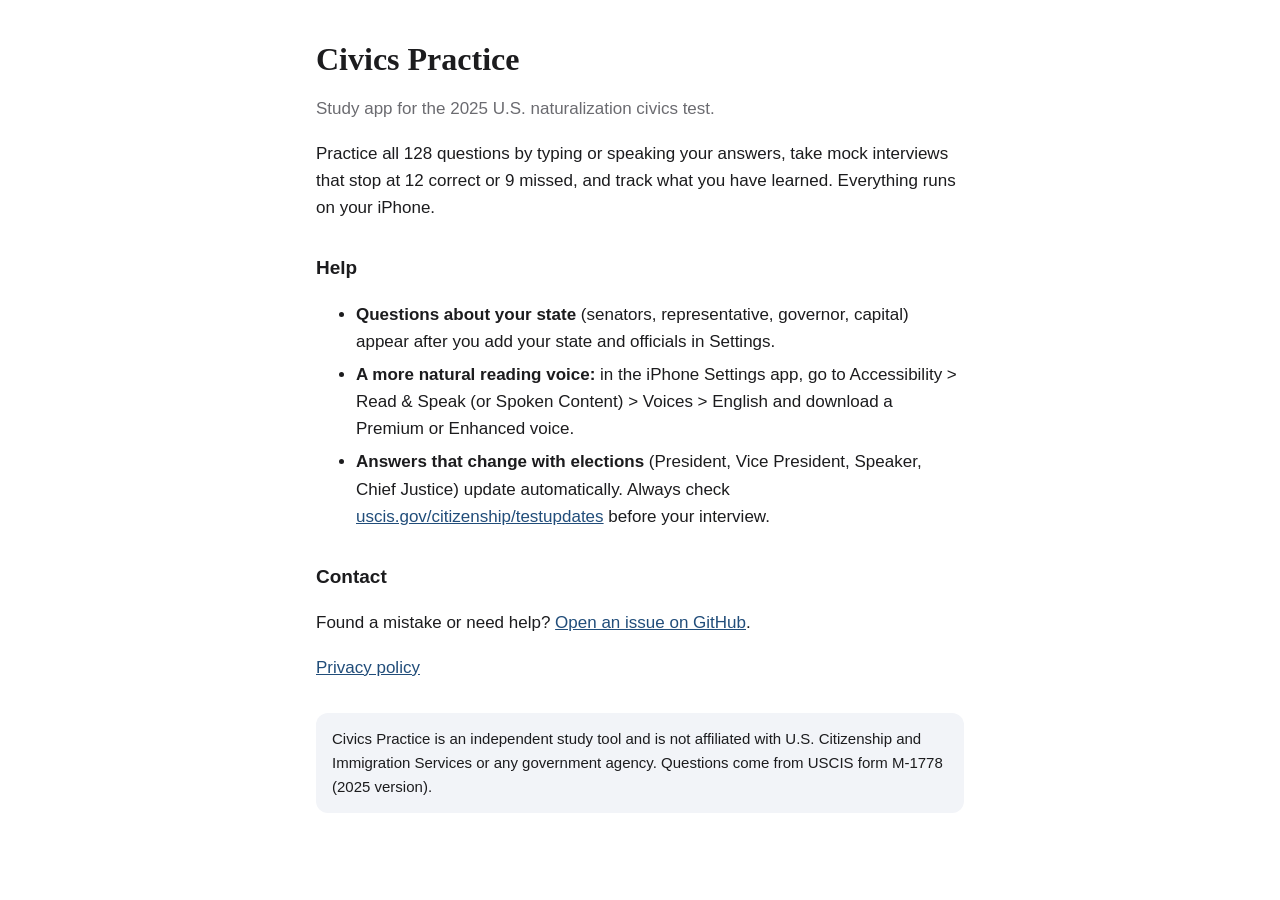
<file: index.html>
<!doctype html>
<html lang="en">
<head>
<meta charset="utf-8">
<meta name="viewport" content="width=device-width, initial-scale=1">
<title>Civics Practice Support</title>
<link rel="stylesheet" href="style.css">
</head>
<body>
<main>
<h1>Civics Practice</h1>
<p class="muted">Study app for the 2025 U.S. naturalization civics test.</p>

<p>Practice all 128 questions by typing or speaking your answers, take mock interviews that stop at 12 correct or 9 missed, and track what you have learned. Everything runs on your iPhone.</p>

<h2>Help</h2>
<ul>
<li><strong>Questions about your state</strong> (senators, representative, governor, capital) appear after you add your state and officials in Settings.</li>
<li><strong>A more natural reading voice:</strong> in the iPhone Settings app, go to Accessibility &gt; Read &amp; Speak (or Spoken Content) &gt; Voices &gt; English and download a Premium or Enhanced voice.</li>
<li><strong>Answers that change with elections</strong> (President, Vice President, Speaker, Chief Justice) update automatically. Always check <a href="https://www.uscis.gov/citizenship/testupdates">uscis.gov/citizenship/testupdates</a> before your interview.</li>
</ul>

<h2>Contact</h2>
<p>Found a mistake or need help? <a href="https://github.com/fdesouzabr/civics-practice-data/issues">Open an issue on GitHub</a>.</p>

<p><a href="privacy.html">Privacy policy</a></p>

<p class="note">Civics Practice is an independent study tool and is not affiliated with U.S. Citizenship and Immigration Services or any government agency. Questions come from USCIS form M-1778 (2025 version).</p>
</main>
</body>
</html>
</file>
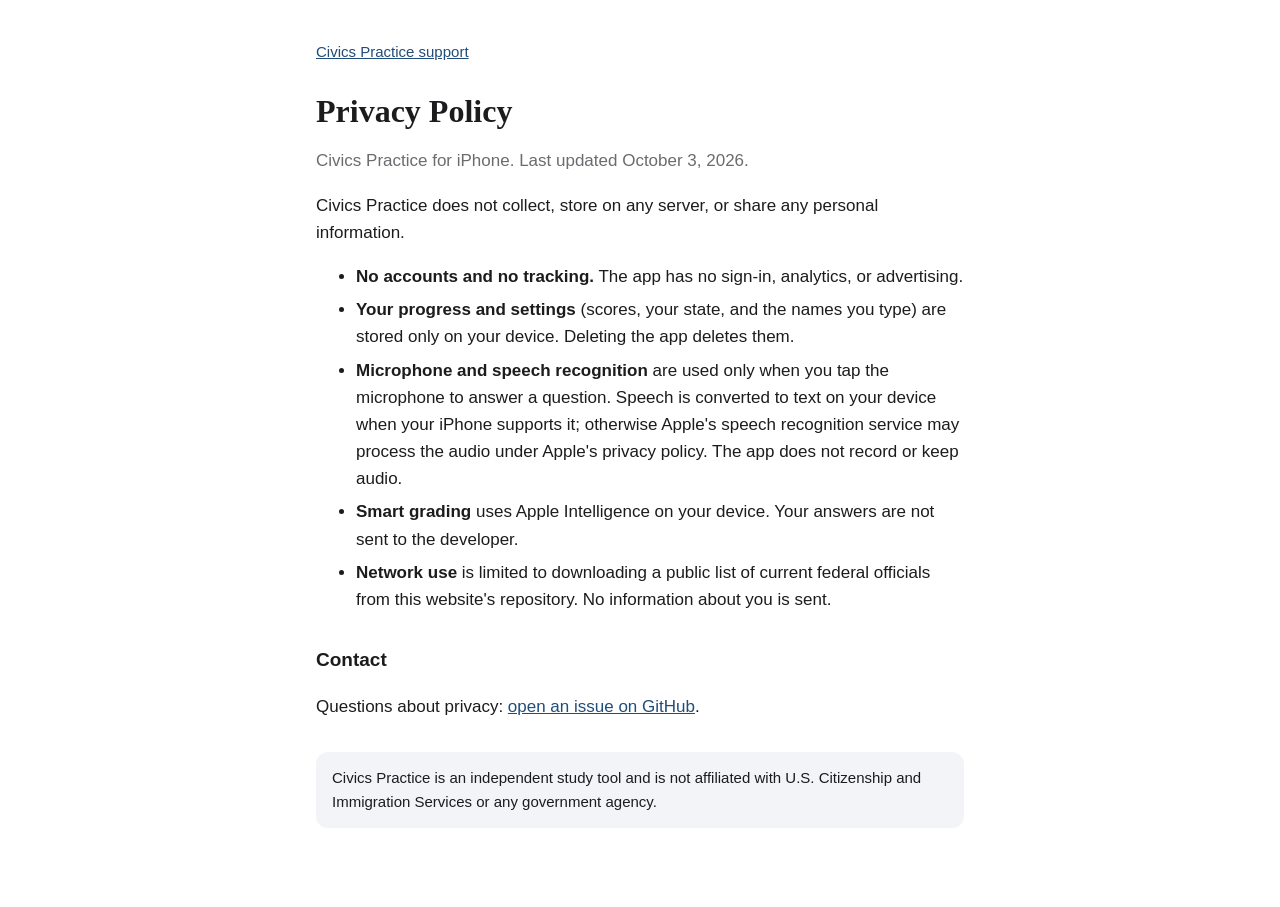
<file: privacy.html>
<!doctype html>
<html lang="en">
<head>
<meta charset="utf-8">
<meta name="viewport" content="width=device-width, initial-scale=1">
<title>Civics Practice Privacy Policy</title>
<link rel="stylesheet" href="style.css">
</head>
<body>
<main>
<nav><a href="./">Civics Practice support</a></nav>
<h1>Privacy Policy</h1>
<p class="muted">Civics Practice for iPhone. Last updated October 3, 2026.</p>

<p>Civics Practice does not collect, store on any server, or share any personal information.</p>

<ul>
<li><strong>No accounts and no tracking.</strong> The app has no sign-in, analytics, or advertising.</li>
<li><strong>Your progress and settings</strong> (scores, your state, and the names you type) are stored only on your device. Deleting the app deletes them.</li>
<li><strong>Microphone and speech recognition</strong> are used only when you tap the microphone to answer a question. Speech is converted to text on your device when your iPhone supports it; otherwise Apple's speech recognition service may process the audio under Apple's privacy policy. The app does not record or keep audio.</li>
<li><strong>Smart grading</strong> uses Apple Intelligence on your device. Your answers are not sent to the developer.</li>
<li><strong>Network use</strong> is limited to downloading a public list of current federal officials from this website's repository. No information about you is sent.</li>
</ul>

<h2>Contact</h2>
<p>Questions about privacy: <a href="https://github.com/fdesouzabr/civics-practice-data/issues">open an issue on GitHub</a>.</p>

<p class="note">Civics Practice is an independent study tool and is not affiliated with U.S. Citizenship and Immigration Services or any government agency.</p>
</main>
</body>
</html>
</file>
<file: style.css>
:root { --ink: #214d7a; --text: #1c1c1e; --muted: #6b6b70; --bg: #ffffff; --card: #f2f4f8; }
@media (prefers-color-scheme: dark) { :root { --ink: #8db8e8; --text: #f2f2f7; --muted: #a1a1a8; --bg: #111214; --card: #1d1f24; } }
* { box-sizing: border-box; }
body { margin: 0; background: var(--bg); color: var(--text); font: 17px/1.6 -apple-system, BlinkMacSystemFont, "Segoe UI", sans-serif; }
main { max-width: 680px; margin: 0 auto; padding: 40px 16px 64px; }
h1 { font: 600 32px/1.2 Georgia, serif; margin: 0 0 6px; }
h2 { font-size: 19px; margin: 32px 0 8px; }
.muted { color: var(--muted); }
a { color: var(--ink); }
li { margin: 6px 0; }
.note { background: var(--card); border-radius: 12px; padding: 14px 16px; margin-top: 32px; font-size: 15px; }
nav { font-size: 15px; margin-bottom: 28px; }
</file>
